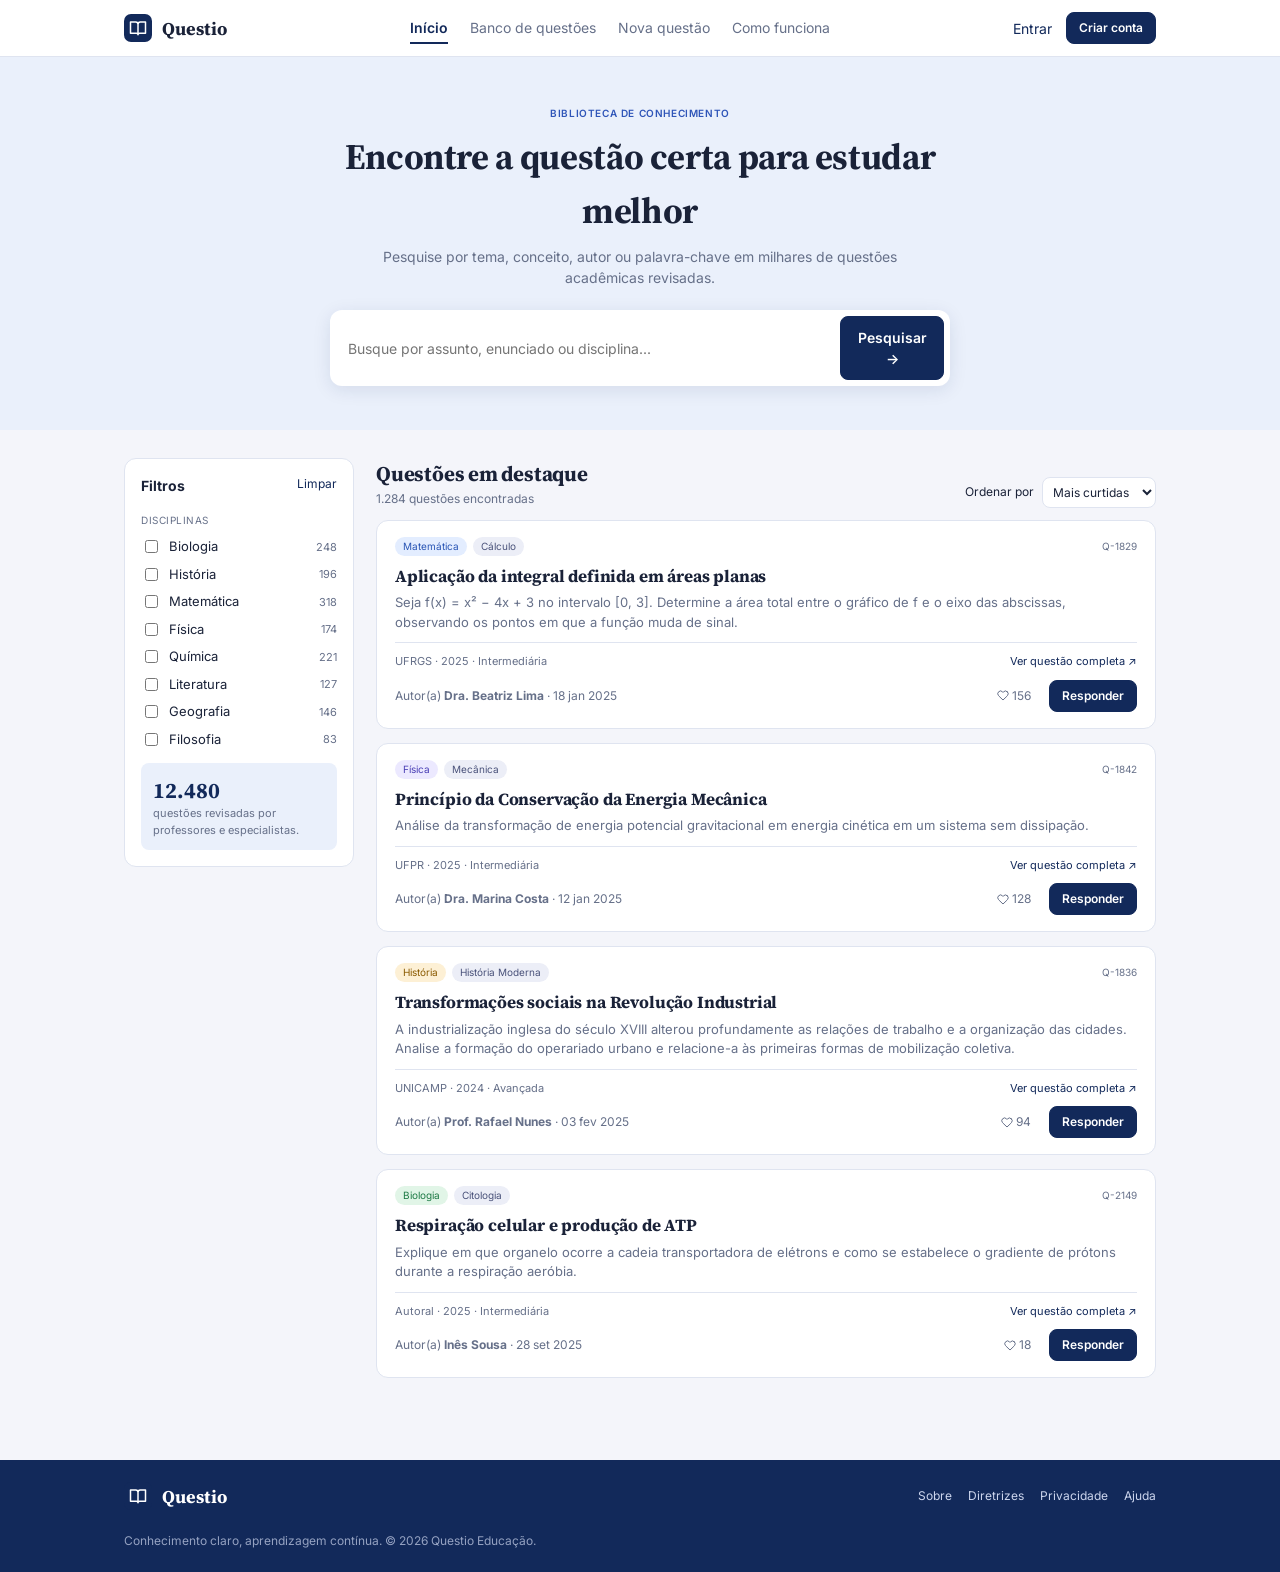
<file: home.html>
<!doctype html><html lang="pt-BR"><head><meta charset="utf-8"><meta name="viewport" content="width=device-width,initial-scale=1"><link href="https://fonts.googleapis.com/css2?family=Inter:wght@400;600;700&family=Source+Serif+4:wght@400;600;700&display=swap" rel="stylesheet"><link rel="stylesheet" href="css/styles.css"><title>Questio</title></head><body data-page="home"><div id="nav"></div>
<section class="hero"><span class="ey">BIBLIOTECA DE CONHECIMENTO</span><h1>Encontre a questão certa para estudar melhor</h1><p>Pesquise por tema, conceito, autor ou palavra-chave em milhares de questões acadêmicas revisadas.</p>
<form class="search" id="sf"><input id="q" placeholder="Busque por assunto, enunciado ou disciplina..." aria-label="Pesquisar"><button class="btn">Pesquisar →</button></form></section>
<main class="wrap" id="bq"><div class="grid"><aside class="panel"><div class="fh"><b>Filtros</b><a href="#" id="lim">Limpar</a></div><small>DISCIPLINAS</small><div id="dl"></div><div class="stat"><b>12.480</b>questões revisadas por professores e especialistas.</div></aside>
<section><div class="head"><div><h2>Questões em destaque</h2><p id="n"></p></div><label>Ordenar por <select id="ord"><option value="l">Mais curtidas</option><option value="r">Mais recentes</option></select></label></div><div id="lista"></div></section></div></main><div id="foot"></div><div id="toast"></div><script src="js/dados.js"></script><script src="js/app.js"></script></body></html>
</file>
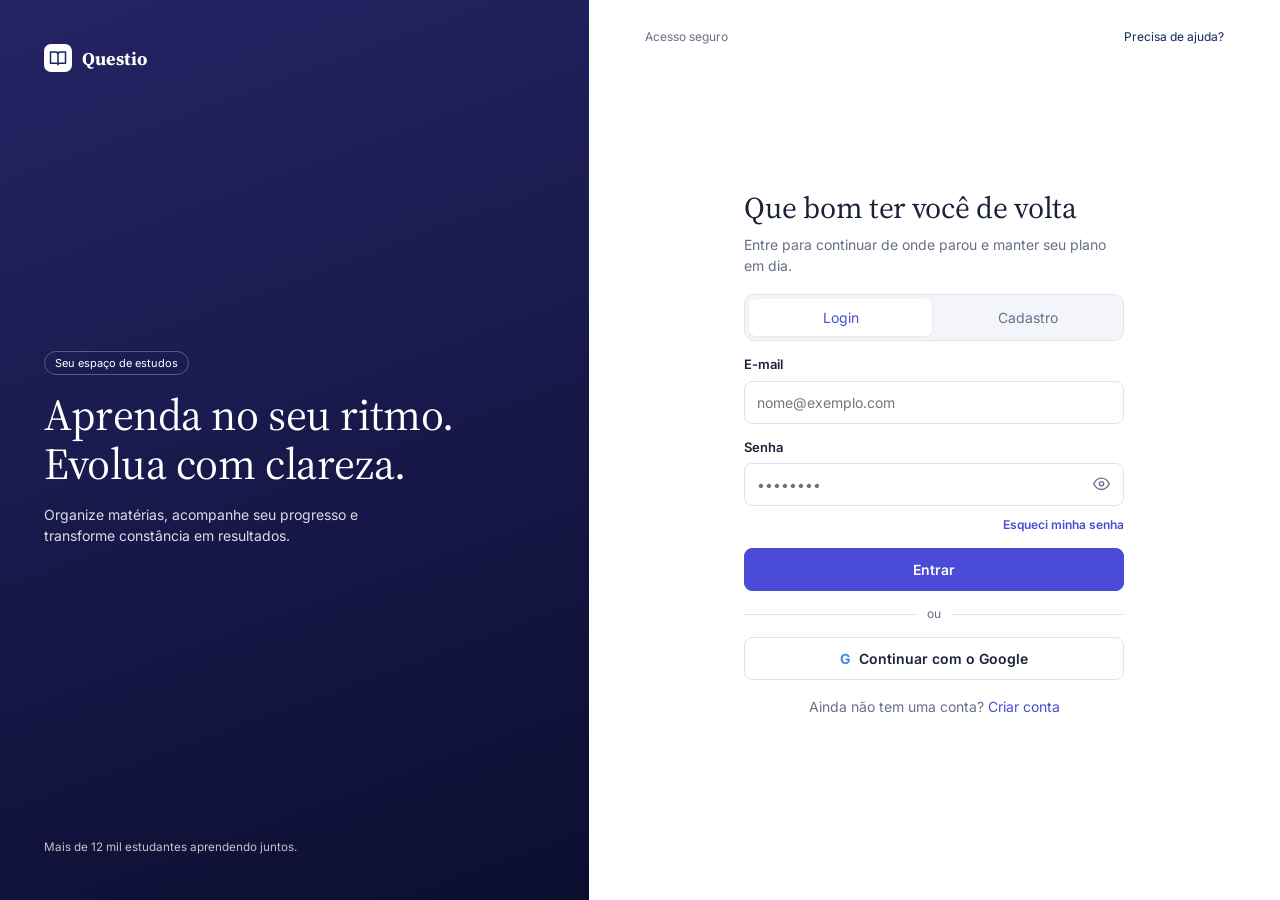
<file: login.html>
<!doctype html><html lang="pt-BR"><head><meta charset="utf-8"><meta name="viewport" content="width=device-width,initial-scale=1"><link href="https://fonts.googleapis.com/css2?family=Inter:wght@400;600;700&family=Source+Serif+4:wght@400;600;700&display=swap" rel="stylesheet"><link rel="stylesheet" href="css/styles.css"><title>Entrar · Questio</title></head><body data-page="login"><div class="auth"><aside class="side"><span class="brand"><svg viewBox="0 0 24 24"><path d="M2 4h7a3 3 0 0 1 3 3v14a2 2 0 0 0-2-2H2zM22 4h-7a3 3 0 0 0-3 3v14a2 2 0 0 1 2-2h8z"/></svg>Questio</span><div class="mid"><span class="pill">Seu espaço de estudos</span><h2>Aprenda no seu ritmo. Evolua com clareza.</h2><p>Organize matérias, acompanhe seu progresso e transforme constância em resultados.</p></div><small>Mais de 12 mil estudantes aprendendo juntos.</small></aside><main class="main"><div class="top2"><span>Acesso seguro</span><a href="#" data-soon>Precisa de ajuda?</a></div>
<div class="box"><h1 id="h">Que bom ter você de volta</h1><p class="sub" id="s">Entre para continuar de onde parou e manter seu plano em dia.</p>
<div class="tabs"><button class="on" data-m="l" type="button">Login</button><button data-m="c" type="button">Cadastro</button></div>
<form id="f" novalidate><div class="fld" id="fe"><label for="e">E-mail</label><input id="e" type="email" placeholder="nome@exemplo.com"><small class="err"><svg viewBox="0 0 24 24"><circle cx="12" cy="12" r="10"/><path d="M12 8v4M12 16h.01"/></svg><b>Preencha este campo obrigatório</b></small></div>
<div class="fld" id="fp"><label for="p">Senha</label><div class="pw"><input id="p" type="password" placeholder="••••••••"><button type="button" aria-label="Mostrar senha"><svg viewBox="0 0 24 24"><path d="M1 12s4-8 11-8 11 8 11 8-4 8-11 8-11-8-11-8z"/><circle cx="12" cy="12" r="3"/></svg></button></div><small class="err"><svg viewBox="0 0 24 24"><circle cx="12" cy="12" r="10"/><path d="M12 8v4M12 16h.01"/></svg><b>Preencha este campo obrigatório</b></small></div>
<div class="row" id="xl"><a href="recuperar.html">Esqueci minha senha</a></div><p class="hint" id="hint" hidden>Use pelo menos 8 caracteres.</p>
<label class="chk" id="xc" hidden><input type="checkbox" id="t"> Li e concordo com os Termos de uso e a Política de privacidade.</label>
<button class="btn ind w" id="b">Entrar</button></form><div class="or">ou</div><button class="btn out w" id="g" type="button"><b style="color:#4285f4">G</b> Continuar com o Google</button>
<p class="c" id="cl">Ainda não tem uma conta? <a href="#" data-m="c">Criar conta</a></p></div></main></div><div id="toast"></div><script src="js/dados.js"></script><script src="js/app.js"></script></body></html>
</file>
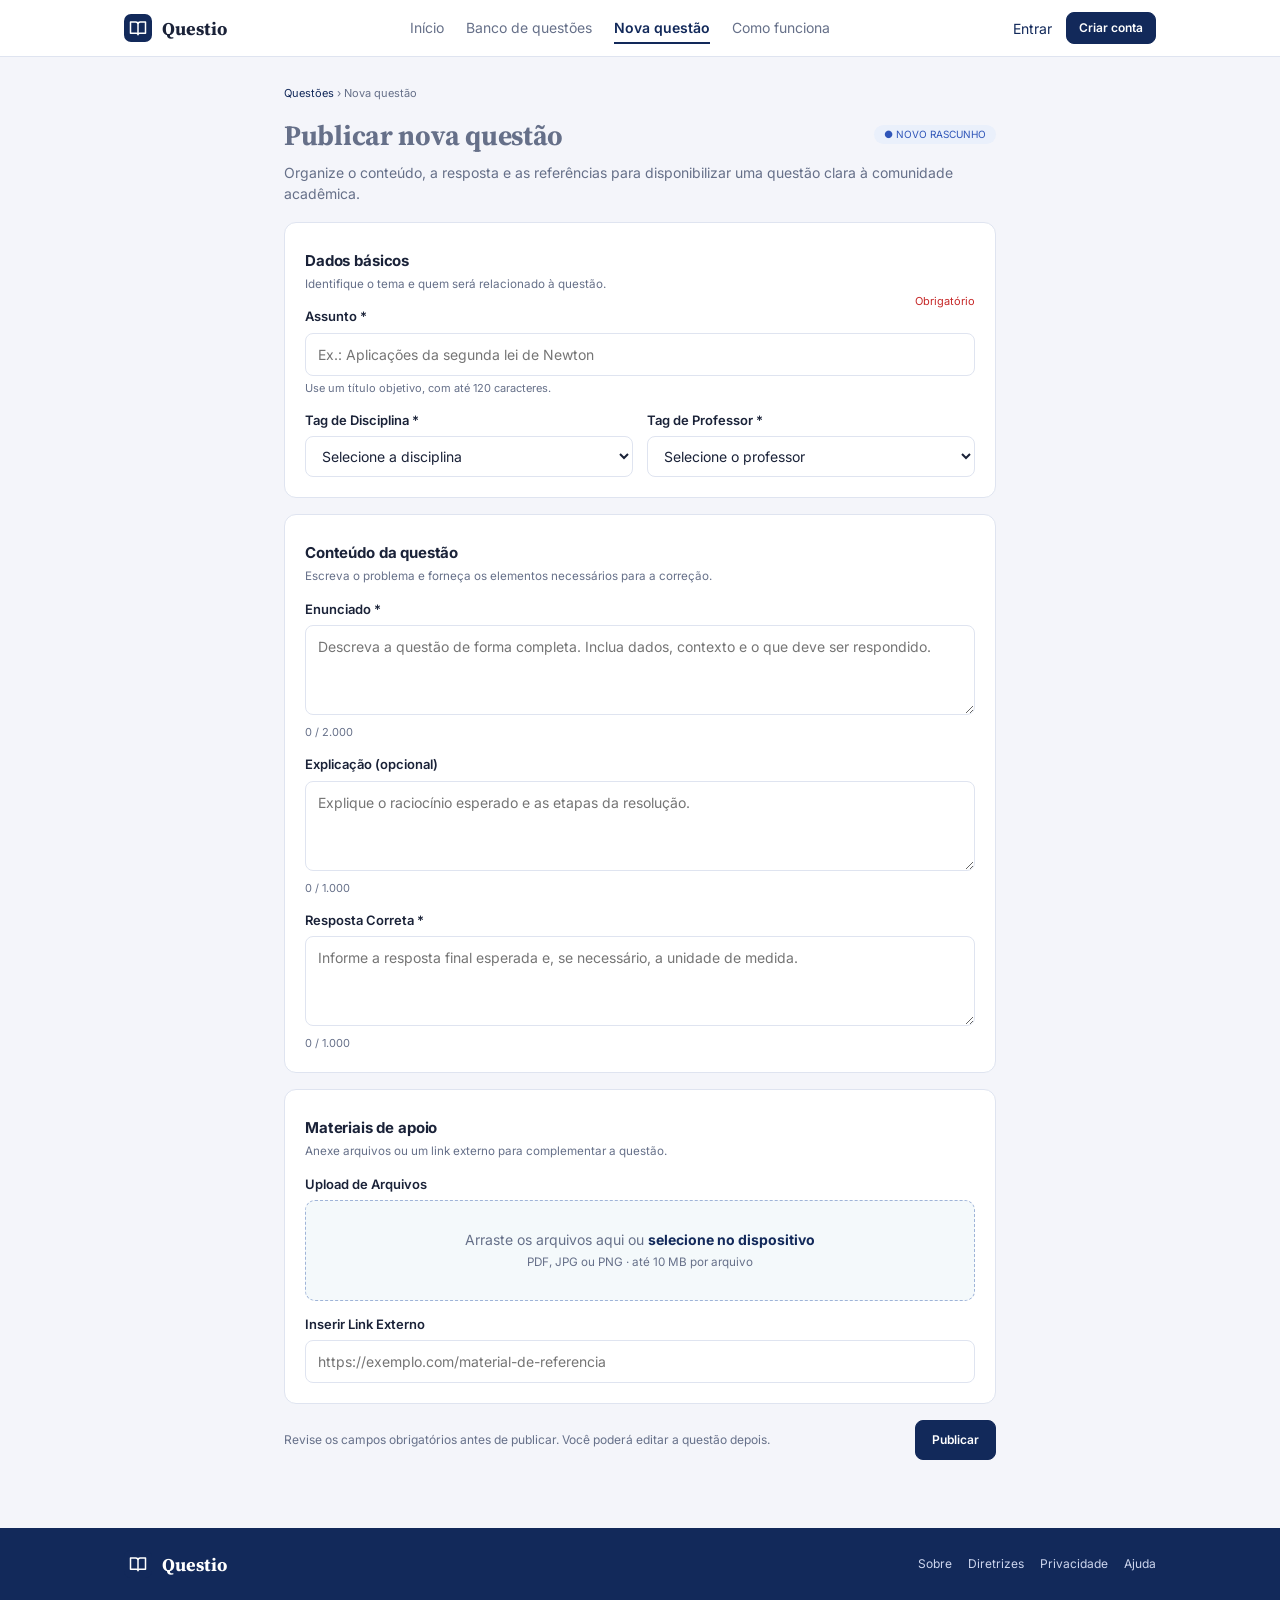
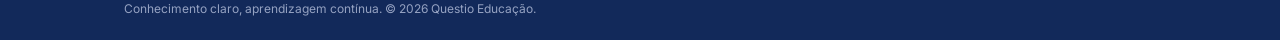
<file: nova-questao.html>
<!doctype html><html lang="pt-BR"><head><meta charset="utf-8"><meta name="viewport" content="width=device-width,initial-scale=1"><link href="https://fonts.googleapis.com/css2?family=Inter:wght@400;600;700&family=Source+Serif+4:wght@400;600;700&display=swap" rel="stylesheet"><link rel="stylesheet" href="css/styles.css"><title>Publicar nova questão · Questio</title></head><body data-page="nova"><div id="nav"></div>
<main class="wrap" style="max-width:760px"><div class="crumb"><a href="home.html">Questões</a> › Nova questão</div><div class="bar"><h1 style="font-size:28px">Publicar nova questão</h1><span class="badge">● NOVO RASCUNHO</span></div>
<p class="sub">Organize o conteúdo, a resposta e as referências para disponibilizar uma questão clara à comunidade acadêmica.</p>
<form id="f" novalidate><div class="card sec"><h3>Dados básicos</h3><small>Identifique o tema e quem será relacionado à questão.</small>
<div class="fld" data-req><div class="fh2"><label for="as">Assunto *</label><i>Obrigatório</i></div><input id="as" placeholder="Ex.: Aplicações da segunda lei de Newton" maxlength="120"><small class="err"><svg viewBox="0 0 24 24"><circle cx="12" cy="12" r="10"/><path d="M12 8v4M12 16h.01"/></svg><b>Preencha este campo obrigatório</b></small><small class="help">Use um título objetivo, com até 120 caracteres.</small></div>
<div class="two"><div class="fld" data-req><label>Tag de Disciplina *</label><select><option value="">Selecione a disciplina</option><option>Física</option><option>Química</option><option>Biologia</option><option>História</option><option>Matemática</option><option>Literatura</option></select><small class="err"><svg viewBox="0 0 24 24"><circle cx="12" cy="12" r="10"/><path d="M12 8v4M12 16h.01"/></svg><b>Preencha este campo obrigatório</b></small></div>
<div class="fld" data-req><label>Tag de Professor *</label><select><option value="">Selecione o professor</option><option>Dra. Marina Costa</option><option>Prof. Rafael Nunes</option><option>Dra. Beatriz Lima</option></select><small class="err"><svg viewBox="0 0 24 24"><circle cx="12" cy="12" r="10"/><path d="M12 8v4M12 16h.01"/></svg><b>Preencha este campo obrigatório</b></small></div></div></div>
<div class="card sec"><h3>Conteúdo da questão</h3><small>Escreva o problema e forneça os elementos necessários para a correção.</small>
<div class="fld" data-req><label for="en">Enunciado *</label><textarea id="en" maxlength="2000" placeholder="Descreva a questão de forma completa. Inclua dados, contexto e o que deve ser respondido."></textarea><small class="help cnt">0 / 2.000</small><small class="err"><svg viewBox="0 0 24 24"><circle cx="12" cy="12" r="10"/><path d="M12 8v4M12 16h.01"/></svg><b>Preencha este campo obrigatório</b></small></div>
<div class="fld"><label for="ex">Explicação (opcional)</label><textarea id="ex" maxlength="1000" placeholder="Explique o raciocínio esperado e as etapas da resolução."></textarea><small class="help cnt">0 / 1.000</small></div>
<div class="fld" data-req><label for="rc">Resposta Correta *</label><textarea id="rc" maxlength="1000" placeholder="Informe a resposta final esperada e, se necessário, a unidade de medida."></textarea><small class="help cnt">0 / 1.000</small><small class="err"><svg viewBox="0 0 24 24"><circle cx="12" cy="12" r="10"/><path d="M12 8v4M12 16h.01"/></svg><b>Preencha este campo obrigatório</b></small></div></div>
<div class="card sec"><h3>Materiais de apoio</h3><small>Anexe arquivos ou um link externo para complementar a questão.</small><label>Upload de Arquivos</label><div class="drop" id="drop">Arraste os arquivos aqui ou <b>selecione no dispositivo</b><br><small>PDF, JPG ou PNG · até 10 MB por arquivo</small></div>
<label for="lk">Inserir Link Externo</label><input id="lk" placeholder="https://exemplo.com/material-de-referencia"></div>
<div class="bar"><span>Revise os campos obrigatórios antes de publicar. Você poderá editar a questão depois.</span><button class="btn">Publicar</button></div></form></main><div id="foot"></div><div id="toast"></div><script src="js/dados.js"></script><script src="js/app.js"></script></body></html>
</file>
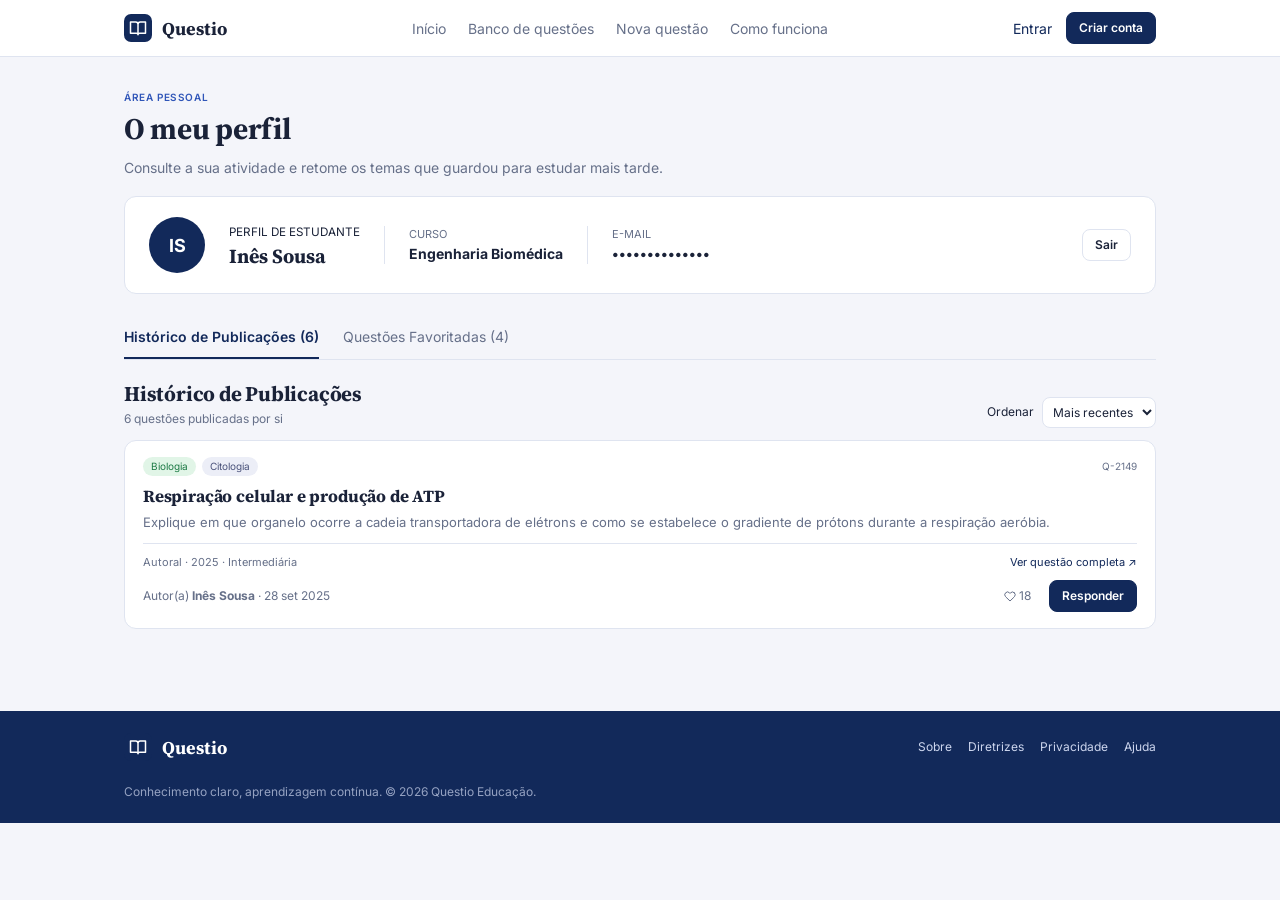
<file: perfil.html>
<!doctype html><html lang="pt-BR"><head><meta charset="utf-8"><meta name="viewport" content="width=device-width,initial-scale=1"><link href="https://fonts.googleapis.com/css2?family=Inter:wght@400;600;700&family=Source+Serif+4:wght@400;600;700&display=swap" rel="stylesheet"><link rel="stylesheet" href="css/styles.css"><title>O meu perfil · Questio</title></head><body data-page="perfil"><div id="nav"></div>
<main class="wrap"><span class="ey">ÁREA PESSOAL</span><h1 style="font-size:30px">O meu perfil</h1><p class="sub">Consulte a sua atividade e retome os temas que guardou para estudar mais tarde.</p>
<div class="card pf"><i class="av">IS</i><div><small>PERFIL DE ESTUDANTE</small><b style="font:700 20px var(--serif)">Inês Sousa</b></div><div>CURSO<b>Engenharia Biomédica</b></div><div>E-MAIL<b>••••••••••••••</b></div><button class="btn out sm" id="sair">Sair</button></div>
<div class="ptabs"><button data-t="h">Histórico de Publicações (6)</button><button data-t="f">Questões Favoritadas (4)</button></div>
<div class="head"><div><h2 id="pt"></h2><p id="ps"></p></div><label>Ordenar <select><option>Mais recentes</option><option>Mais antigas</option></select></label></div><div id="pl"></div></main><div id="foot"></div><div id="toast"></div><script src="js/dados.js"></script><script src="js/app.js"></script></body></html>
</file>
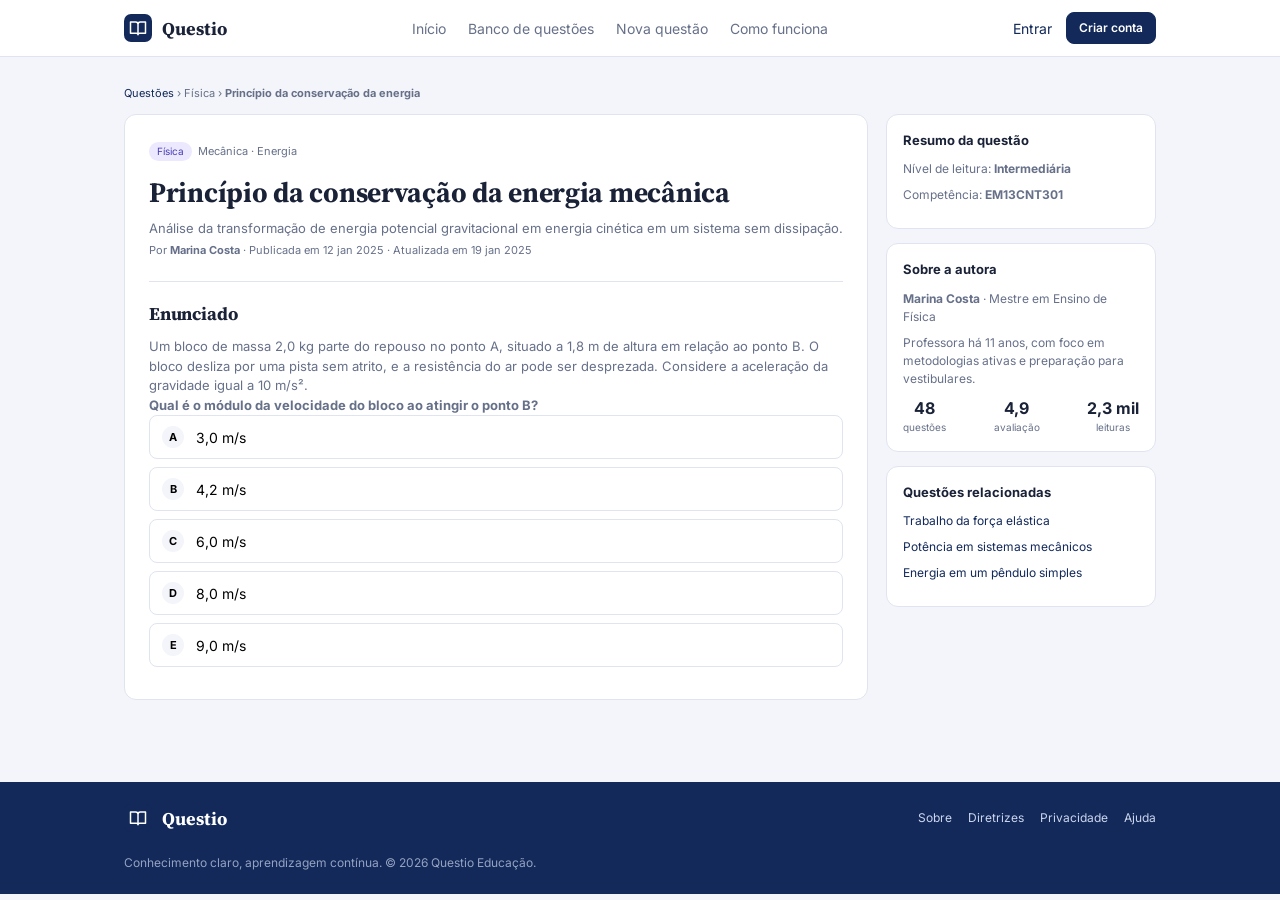
<file: questao.html>
<!doctype html><html lang="pt-BR"><head><meta charset="utf-8"><meta name="viewport" content="width=device-width,initial-scale=1"><link href="https://fonts.googleapis.com/css2?family=Inter:wght@400;600;700&family=Source+Serif+4:wght@400;600;700&display=swap" rel="stylesheet"><link rel="stylesheet" href="css/styles.css"><title>Princípio da conservação da energia mecânica · Questio</title></head><body data-page="questao"><div id="nav"></div>
<main class="wrap"><div class="crumb"><a href="home.html">Questões</a> › Física › <b>Princípio da conservação da energia</b></div><div class="qgrid"><article class="card qm">
<span class="tg c1">Física</span><small class="help">Mecânica · Energia</small><h1>Princípio da conservação da energia mecânica</h1><p class="sub">Análise da transformação de energia potencial gravitacional em energia cinética em um sistema sem dissipação.</p>
<small class="help">Por <b>Marina Costa</b> · Publicada em 12 jan 2025 · Atualizada em 19 jan 2025</small>
<h2>Enunciado</h2><p>Um bloco de massa 2,0 kg parte do repouso no ponto A, situado a 1,8 m de altura em relação ao ponto B. O bloco desliza por uma pista sem atrito, e a resistência do ar pode ser desprezada. Considere a aceleração da gravidade igual a 10 m/s².</p>
<p><b>Qual é o módulo da velocidade do bloco ao atingir o ponto B?</b></p>
<button class="opt"><b>A</b>3,0 m/s</button><button class="opt"><b>B</b>4,2 m/s</button><button class="opt" data-ok><b>C</b>6,0 m/s</button><button class="opt"><b>D</b>8,0 m/s</button><button class="opt"><b>E</b>9,0 m/s</button>
<div id="rev" hidden><h2>Explicação</h2><p>Como não há forças dissipativas, a energia mecânica do sistema permanece constante. No ponto A, o bloco está em repouso: toda a energia mecânica é potencial gravitacional. No ponto B, tomando a altura como zero, essa energia foi integralmente convertida em energia cinética.</p>
<div class="expl">E<sub>m</sub>(A) = E<sub>m</sub>(B) → mgh = ½mv²<br><small>A massa aparece nos dois lados e pode ser simplificada: v = √(2gh).</small><br>v = √(2 · 10 · 1,8) = √36 = 6,0 m/s</div>
<h2>Resposta Correta</h2><div class="good"><span style="font-size:26px">✔</span><span><small>ALTERNATIVA C</small><b>6,0 m/s</b></span></div></div></article>
<aside class="side2"><div class="panel"><h4>Resumo da questão</h4><p>Nível de leitura: <b>Intermediária</b></p><p>Competência: <b>EM13CNT301</b></p></div>
<div class="panel"><h4>Sobre a autora</h4><p><b>Marina Costa</b> · Mestre em Ensino de Física</p><p>Professora há 11 anos, com foco em metodologias ativas e preparação para vestibulares.</p><div class="nums"><span><b>48</b>questões</span><span><b>4,9</b>avaliação</span><span><b>2,3 mil</b>leituras</span></div></div>
<div class="panel"><h4>Questões relacionadas</h4><p><a href="questao.html">Trabalho da força elástica</a></p><p><a href="questao.html">Potência em sistemas mecânicos</a></p><p><a href="questao.html">Energia em um pêndulo simples</a></p></div></aside></div></main><div id="foot"></div><div id="toast"></div><script src="js/dados.js"></script><script src="js/app.js"></script></body></html>
</file>
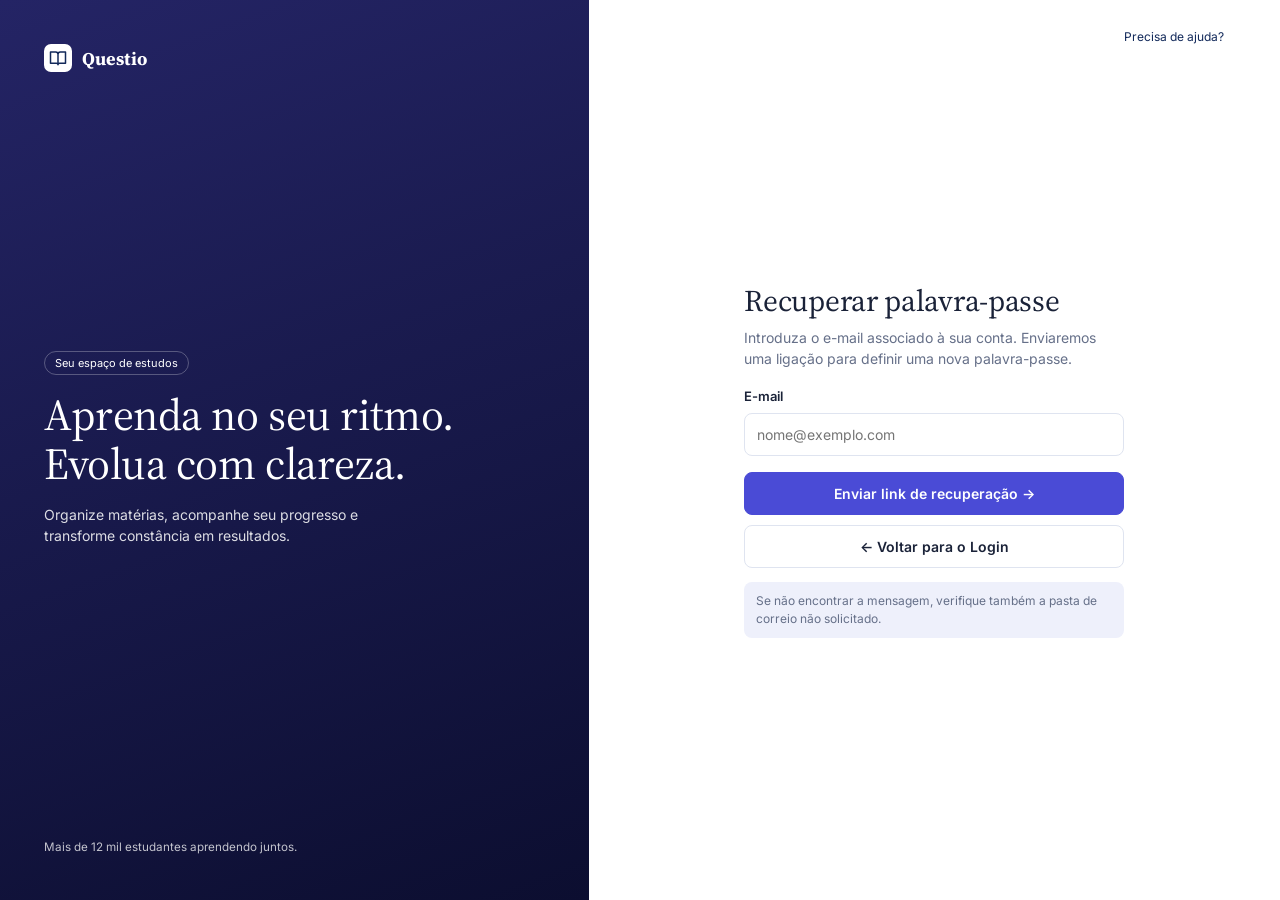
<file: recuperar.html>
<!doctype html><html lang="pt-BR"><head><meta charset="utf-8"><meta name="viewport" content="width=device-width,initial-scale=1"><link href="https://fonts.googleapis.com/css2?family=Inter:wght@400;600;700&family=Source+Serif+4:wght@400;600;700&display=swap" rel="stylesheet"><link rel="stylesheet" href="css/styles.css"><title>Recuperar palavra-passe · Questio</title></head><body data-page="recuperar"><div class="auth"><aside class="side"><span class="brand"><svg viewBox="0 0 24 24"><path d="M2 4h7a3 3 0 0 1 3 3v14a2 2 0 0 0-2-2H2zM22 4h-7a3 3 0 0 0-3 3v14a2 2 0 0 1 2-2h8z"/></svg>Questio</span><div class="mid"><span class="pill">Seu espaço de estudos</span><h2>Aprenda no seu ritmo. Evolua com clareza.</h2><p>Organize matérias, acompanhe seu progresso e transforme constância em resultados.</p></div><small>Mais de 12 mil estudantes aprendendo juntos.</small></aside><main class="main"><div class="top2"><span></span><a href="#" data-soon>Precisa de ajuda?</a></div>
<div class="box"><h1>Recuperar palavra-passe</h1><p class="sub">Introduza o e-mail associado à sua conta. Enviaremos uma ligação para definir uma nova palavra-passe.</p>
<form id="f" novalidate><div class="fld" id="fe"><label for="e">E-mail</label><input id="e" type="email" placeholder="nome@exemplo.com"><small class="err"><svg viewBox="0 0 24 24"><circle cx="12" cy="12" r="10"/><path d="M12 8v4M12 16h.01"/></svg><b>Preencha este campo obrigatório</b></small></div>
<button class="btn ind w" style="margin-top:16px">Enviar link de recuperação →</button></form><a class="btn out w" style="margin-top:10px" href="login.html">← Voltar para o Login</a>
<div class="note" id="nt">Se não encontrar a mensagem, verifique também a pasta de correio não solicitado.</div></div></main></div><div id="toast"></div><script src="js/dados.js"></script><script src="js/app.js"></script></body></html>
</file>
<file: css/styles.css>
:root{--navy:#12295a;--ind:#4a4bd6;--ink:#1a2238;--mut:#667089;--line:#dfe4f0;--bg:#f4f5fa;--tint:#eaf0fb;--err:#c62828;--ok:#1b7f4b;--serif:"Source Serif 4",Georgia,serif}
*{box-sizing:border-box}[hidden]{display:none!important}body{margin:0;font:14px/1.5 Inter,system-ui,sans-serif;color:var(--ink);background:var(--bg)}
a{color:var(--navy);text-decoration:none}a:hover{text-decoration:underline}:focus-visible{outline:2px solid var(--ind);outline-offset:2px}
svg{width:1em;height:1em;fill:none;stroke:currentColor;stroke-width:2;stroke-linecap:round;stroke-linejoin:round;vertical-align:-.15em}button{font:inherit;cursor:pointer}
h1,h2,h3{font-family:var(--serif);margin:0;letter-spacing:-.01em}
.btn{display:inline-flex;gap:8px;align-items:center;justify-content:center;border:1px solid var(--navy);background:var(--navy);color:#fff;border-radius:8px;padding:10px 16px;font-weight:600}.btn:hover{text-decoration:none;opacity:.92}
.btn.ind{background:var(--ind);border-color:var(--ind)}.btn.out{background:#fff;color:var(--ink);border-color:var(--line)}.btn.sm{padding:6px 12px;font-size:12px}.btn.w{width:100%}
input,select,textarea{width:100%;padding:10px 12px;border:1px solid var(--line);border-radius:8px;font:inherit;background:#fff;color:var(--ink)}textarea{min-height:90px;resize:vertical}
label{display:block;font-weight:600;font-size:13px;margin:14px 0 6px}
.err{display:none;gap:6px;color:var(--err);font-size:12px;margin-top:4px}.bad .err{display:flex}.bad input,.bad select,.bad textarea{border-color:var(--err);background:#fff0f0}
.auth{display:grid;grid-template-columns:46% 1fr;min-height:100vh;background:#fff}
.side{background:linear-gradient(160deg,#242465,#0c0e30);color:#fff;padding:44px;display:flex;flex-direction:column}
.brand{display:flex;gap:10px;align-items:center;font:700 18px var(--serif);color:inherit}.brand svg{width:28px;height:28px;padding:5px;border-radius:7px;background:var(--navy);color:#fff}.side .brand svg{background:#fff;color:var(--navy)}
.mid{margin:auto 0}.pill{display:inline-block;font-size:11px;border:1px solid #fff4;border-radius:99px;padding:3px 10px}
.mid h2{font-size:44px;line-height:1.1;font-weight:400;margin:16px 0}.mid p{opacity:.85;max-width:360px}.side small{opacity:.75}
.main{display:flex;flex-direction:column;padding:28px 56px}.top2{display:flex;justify-content:space-between;font-size:12px;color:var(--mut)}
.box{margin:auto;width:100%;max-width:380px}.box h1{font:400 30px var(--serif)}.sub{color:var(--mut);margin:6px 0 18px}
.tabs{display:grid;grid-template-columns:1fr 1fr;gap:4px;background:var(--bg);border:1px solid var(--line);border-radius:10px;padding:4px}.tabs button{border:0;background:none;border-radius:7px;padding:8px;color:var(--mut)}.tabs .on{background:#fff;color:var(--ind);box-shadow:0 1px 3px #0001}
.pw{position:relative}.pw button{position:absolute;right:8px;top:50%;transform:translateY(-50%);border:0;background:none;color:var(--mut);font-size:17px}
.row{text-align:right;margin:10px 0 14px;font-size:12px;font-weight:600}.row a{color:var(--ind)}.hint,.chk{font-size:12px;color:var(--mut);font-weight:400;margin:8px 0 14px}.chk{display:flex;gap:8px}.chk input{width:auto}
.or{display:flex;align-items:center;gap:10px;color:var(--mut);font-size:12px;margin:14px 0}.or:before,.or:after{content:"";flex:1;border-top:1px solid var(--line)}
.c{text-align:center;color:var(--mut);margin-top:16px}.c a{color:var(--ind)}.note{display:flex;gap:8px;background:#eef0fb;border-radius:8px;padding:10px 12px;color:var(--mut);font-size:12px;margin-top:14px}.note.ok{background:#e9f6ef;color:var(--ok)}
#nav{background:#fff;border-bottom:1px solid var(--line)}.in{max-width:1080px;margin:0 auto;padding:12px 24px;display:flex;align-items:center;gap:24px}
#nav nav{display:flex;gap:22px;margin:0 auto}#nav nav a{color:var(--mut);padding:4px 0}#nav nav a.on{color:var(--navy);font-weight:600;border-bottom:2px solid var(--navy)}
.auth2{display:flex;gap:14px;align-items:center}.user{display:flex;gap:8px;align-items:center;font-size:11px;line-height:1.2;color:var(--mut)}.user b{display:block;color:var(--ink);font-size:12px}
.av{width:30px;height:30px;border-radius:50%;background:var(--tint);color:var(--navy);display:grid;place-items:center;font:700 11px Inter;font-style:normal}
.hero{background:var(--tint);text-align:center;padding:44px 20px}.ey{font-size:10px;font-weight:600;letter-spacing:.06em;color:#2f55b8}.hero h1{font-size:36px;max-width:620px;margin:8px auto}.hero p{color:var(--mut);margin:0 auto;max-width:520px}
.search{display:flex;max-width:620px;margin:22px auto 0;background:#fff;border-radius:12px;padding:6px;gap:6px;box-shadow:0 4px 18px #12295a1a}.search input{border:0;outline:0}
.wrap{max-width:1080px;margin:0 auto;padding:28px 24px}.grid{display:grid;grid-template-columns:230px 1fr;gap:22px}
.panel,.card{background:#fff;border:1px solid var(--line);border-radius:12px}.panel{padding:16px;align-self:start}.panel small{color:var(--mut);font-size:10px;letter-spacing:.05em}
.fh{display:flex;justify-content:space-between;margin-bottom:12px}.fh a{font-size:12px}.ck{display:flex;gap:8px;align-items:center;font-weight:400;margin:8px 0}.ck input{width:auto}.ck i{margin-left:auto;font-style:normal;color:var(--mut);font-size:11px}
.stat{background:var(--tint);border-radius:8px;padding:12px;margin-top:14px;font-size:11px;color:var(--mut)}.stat b{display:block;font:700 22px var(--serif);color:var(--navy)}
.head{display:flex;justify-content:space-between;align-items:end;margin-bottom:12px}.head h2{font-size:21px}.head p{margin:0;color:var(--mut);font-size:12px}.head label{margin:0;font-weight:400;font-size:12px;display:flex;gap:8px;align-items:center}.head select{width:auto;padding:6px}
.card{padding:16px 18px;margin-bottom:14px}.card .top2{align-items:center}.card h3{font-size:17px;margin:8px 0 4px}.card h3 a{color:var(--ink)}.card p{margin:0;color:var(--mut);font-size:13px}
.tg{display:inline-block;font-size:10px;padding:2px 8px;border-radius:99px;margin-right:6px;background:#eceef7;color:#4a527a}.c1{background:#ece9ff;color:#4a3fb5}.c2{background:#fdf0d5;color:#8a5a00}.c3{background:#e3edff;color:#2a56b5}.c4{background:#e1f5e7;color:#1d7a45}
.meta{font-size:11px;color:var(--mut);margin:10px 0;padding-top:10px;border-top:1px solid var(--line);display:flex;justify-content:space-between}
.foot2{display:flex;justify-content:space-between;align-items:center;font-size:12px;color:var(--mut)}.foot2>span:last-child{display:flex;gap:12px;align-items:center}.like{border:0;background:none;color:var(--mut)}.like.on{color:var(--err)}.like.on svg{fill:var(--err)}
.crumb{font-size:11px;color:var(--mut);margin-bottom:12px}.qgrid{display:grid;grid-template-columns:1fr 270px;gap:18px}.qm{padding:24px}.qm h1{font-size:28px;margin:10px 0 6px}.qm h2{font-size:18px;margin:22px 0 10px;padding-top:18px;border-top:1px solid var(--line)}
.opt{display:flex;gap:12px;align-items:center;width:100%;text-align:left;background:#fff;border:1px solid var(--line);border-radius:8px;padding:10px 12px;margin-bottom:8px}.opt:hover{border-color:var(--ind)}.opt b{width:22px;height:22px;border-radius:50%;background:var(--bg);display:grid;place-items:center;font-size:11px}
.opt.ok{background:#e9f6ef;border-color:#9fd6b6;color:var(--ok)}.opt.no{background:#fdecec;border-color:#f0b4b4;color:var(--err)}.opt.sel{border-color:var(--ind)}
.expl{background:var(--tint);border-radius:8px;padding:12px 14px;font-family:var(--serif);color:#2c3a8a;margin:12px 0}.good{display:flex;gap:12px;align-items:center;background:#e9f6ef;border-radius:10px;padding:14px;color:var(--ok)}.good b{font:700 20px var(--serif);display:block;color:var(--ink)}
.side2 .panel{margin-bottom:14px}.side2 h4{margin:0 0 10px;font-size:13px}.side2 p{margin:0 0 8px;font-size:12px;color:var(--mut)}.nums{display:flex;justify-content:space-between;text-align:center;font-size:10px;color:var(--mut)}.nums b{display:block;font-size:16px;color:var(--ink)}
.pf{display:flex;align-items:center;gap:24px;padding:20px 24px;margin:14px 0 22px}.pf .av{width:56px;height:56px;font-size:18px;background:var(--navy);color:#fff}.pf div+div{border-left:1px solid var(--line);padding-left:24px;font-size:11px;color:var(--mut)}.pf div b{display:block;font-size:14px;color:var(--ink)}.pf .btn{margin-left:auto}
.ptabs{display:flex;gap:24px;border-bottom:1px solid var(--line);margin-bottom:18px}.ptabs button{border:0;background:none;padding:10px 0;color:var(--mut);border-bottom:2px solid transparent}.ptabs .on{color:var(--navy);font-weight:600;border-color:var(--navy)}
.sec{padding:20px;margin-bottom:16px}.sec h3{font:700 15px Inter;margin-bottom:2px}.sec>small{color:var(--mut)}.two{display:grid;grid-template-columns:1fr 1fr;gap:14px}.fh2{display:flex;justify-content:space-between}.fh2 i{font-style:normal;color:var(--err);font-size:11px}.fh2.o i{color:var(--mut)}.help{font-size:11px;color:var(--mut)}
.drop{border:1px dashed #9fb4d8;border-radius:10px;background:#f4f9fb;text-align:center;padding:28px;color:var(--mut);cursor:pointer}.drop b{color:var(--navy)}
.bar{display:flex;justify-content:space-between;align-items:center;font-size:12px;color:var(--mut)}.badge{font-size:10px;background:var(--tint);color:#2f55b8;border-radius:99px;padding:2px 10px}
#foot{background:var(--navy);color:#cdd6ee;margin-top:40px;font-size:12px}#foot .in{justify-content:space-between;padding:22px 24px}#foot a{color:#cdd6ee;margin-left:16px}#foot .brand{color:#fff}
#toast{position:fixed;bottom:24px;left:50%;transform:translateX(-50%);background:var(--ink);color:#fff;padding:10px 16px;border-radius:8px;font-size:13px;opacity:0;pointer-events:none;transition:opacity .2s}#toast.show{opacity:1}
@media(max-width:800px){.auth{grid-template-columns:1fr}.side{display:none}.main{padding:24px}.grid,.qgrid,.two{grid-template-columns:1fr}#nav nav{display:none}.pf{flex-wrap:wrap}}
</file>
